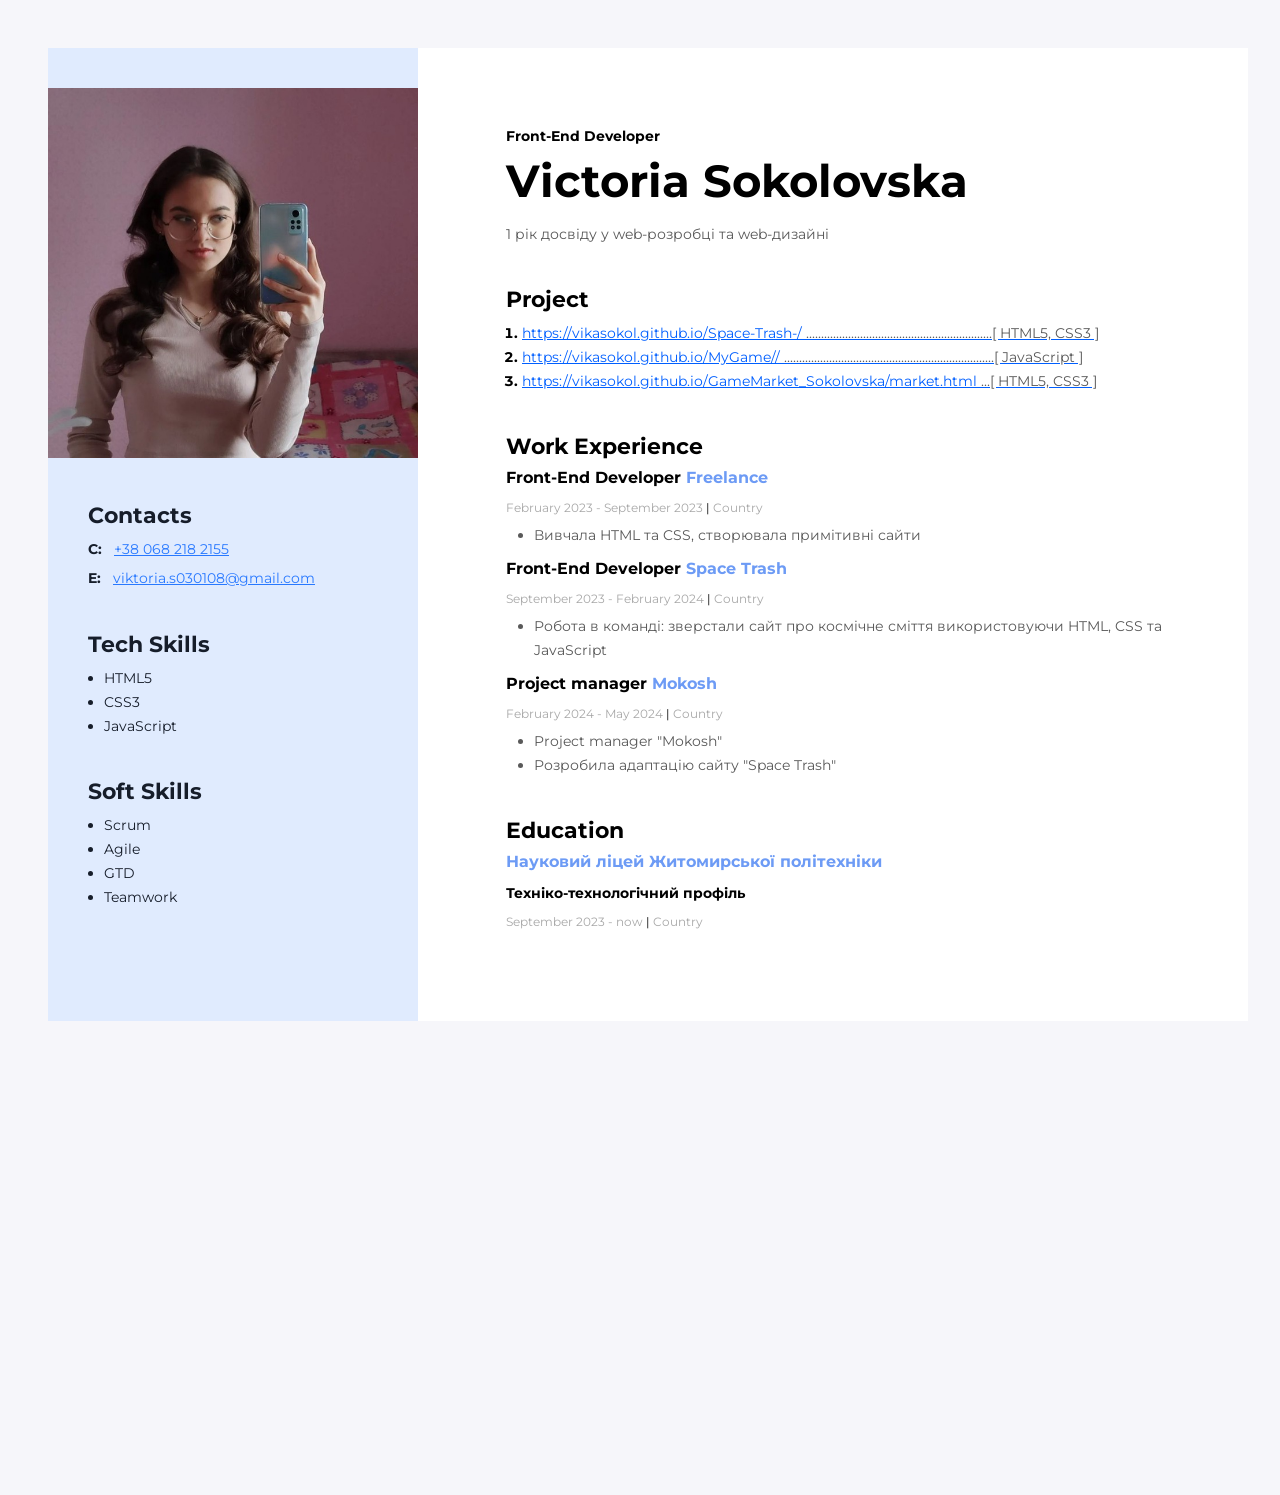
<file: index.html>
<!DOCTYPE html>
<html lang="en">
<head>
  <meta charset="UTF-8">
  <meta name="viewport" content="width=device-width, initial-scale=1.0">
  <title> My resume</title>

<link rel="preconnect" href="https://fonts.googleapis.com">
<link rel="preconnect" href="https://fonts.gstatic.com" crossorigin>
<link href="https://fonts.googleapis.com/css2?family=Montserrat:ital@0;1&display=swap" rel="stylesheet">

<link rel="preconnect" href="https://fonts.googleapis.com">
<link rel="preconnect" href="https://fonts.gstatic.com" crossorigin>
<link href="https://fonts.googleapis.com/css2?family=Montserrat:ital,wght@0,700;1,700&display=swap" rel="stylesheet">

<link rel="stylesheet" href="styles.css">

</head>

<body>
  <!-- Wrapper-->
   <div class="wrapper">

      <!--Main content-->
      <div class="main-content"> 

         <!--My info-->
         <div class="my-info">
          <h2 class="my-profession">Front-End Developer</h2>
          <h1 class="my-name"> Victoria Sokolovska</h1>
          <p class="my-descr"> 1 рік досвіду у web-розробці та web-дизайні </p>
         </div>

         <!--My project-->
         <div class="my-project-container">
            <h3 class="my-project-title">Project</h3>
            <ol class="my-project-list">
               <li class="my-project-item">
                  <a class="my-project-item-link" href="https://vikasokol.github.io/Space-Trash-/">https://vikasokol.github.io/Space-Trash-/
                     <span class="my-project-item-tech">..............................................................[ HTML5, CSS3 ]</span></a>
               </li>
               <li class="my-project-item">
                  <a class="my-project-item-link" href="https://vikasokol.github.io/MyGame/">https://vikasokol.github.io/MyGame//
                  <span  class="my-project-item-tech">......................................................................[ JavaScript ]</span></a>
               </li>
               <li class="my-project-item">
                  <a class="my-project-item-link" href="https://vikasokol.github.io/GameMarket_Sokolovska/market.html">https://vikasokol.github.io/GameMarket_Sokolovska/market.html
                  <span  class="my-project-item-tech">...[ HTML5, CSS3 ]</span></a>
               </li>
            </ol>
         </div>

         <!---Work experience-->
         <div class="work-experience">
            <h3 class="work-experience-title">Work Experience</h3>

            <!---Company 1-->
            <div class="work-experience-container">
               <h4 class="work-experience-company">Front-End Developer <span class="company-name">Freelance</span></h4>
               <p class="work-experience-period">February 2023 - September 2023  <span class="work-experience-period-separator">|</span>   Country</p>
               <ul class="work-experience-duties-list">
                  <li class="work-experience-duties-item"> Вивчала HTML та CSS, створювала примітивні сайти </li>
               </ul>
            </div>

            <!--Company 2-->
            <div class="work-experience-container">
               <h4 class="work-experience-company">Front-End Developer <span class="company-name">Space Trash</span></h4>
               <p class="work-experience-period">September 2023 - February 2024  <span class="work-experience-period-separator">| </span>   Country</p>
               <ul class="work-experience-duties-list">
                  <li class="work-experience-duties-item"> Робота в команді: зверстали сайт про космічне сміття використовуючи HTML, CSS та JavaScript </li>
               </ul>
            </div>

              <!--Company 3-->
              <div class="work-experience-container">
               <h4 class="work-experience-company"> Project manager <span class="company-name">Mokosh</span></h4>
               <p class="work-experience-period">February 2024 - May 2024 <span class="work-experience-period-separator">| </span>   Country</p>
               <ul class="work-experience-duties-list">
                  <li class="work-experience-duties-item">Project manager "Mokosh"</li>
                  <li class="work-experience-duties-item">Розробила адаптацію сайту "Space Trash"</li>
               </ul>
            </div>
         </div>

         <!--Education-->
         <div>
            <h3 class="work-experience-title">Education</h3>
            <p class="education-where">Науковий ліцей Житомирської політехніки</p>
            <h5 class="about-profile">Техніко-технологічний профіль</h5>
            <p class="education-period"> September 2023 - now <span class="work-experience-period-separator">| </span>   Country</p>
         </div>
      </div>

      <!--Sidebar-->
      <aside class="sidebar">
         <img src="img/my-photo.jpg" alt="my photo" width="370">

         <div class="sidebar-content">
         <!--Contacts-->
         <div class="contacts-container">
            <h3 class="contacts-title">Contacts</h3>
            <p class="contacts-item"><span class="contacys-type">C:</span> <a class="contacts-link" href="tel:+380682182155"> +38 068 218 2155</a></p>
            <p class="contacts-item"><span class="contacys-type">E:</span> <a class="contacts-link" href="malto:viktoria.s030108@gmail.com"> viktoria.s030108@gmail.com</a></p>
         </div>

         <!--Tech Skills-->
         <div class="skills-container">
         <h3 class="skills-title"> Tech Skills</h3>
         <ul class="skills-list">
            <li class="skills-list-item">HTML5</li>
            <li class="skills-list-item">CSS3</li>
            <li class="skills-list-item">JavaScript</li>
         </ul>
         </div>

         <!--Soft Skills-->
         <div class="skills-container">
         <h3 class="skills-title">Soft Skills</h3>
         <ul class="skills-list">
            <li class="skills-list-item">Scrum</li>
            <li class="skills-list-item">Agile</li>
            <li class="skills-list-item">GTD</li>
            <li class="skills-list-item">Teamwork</li>
         </ul>
         </div>
         </div>
      </aside>
   </div>
</body>
</html>
</file>
<file: styles.css>
body{
  background: #f6f6fa;
  padding: 40px 40px 40px 40px;
  width: 1200px;
  height: 1399px;
  font-family: "Montserrat", sans-serif;
  display: flex;
  flex-direction: column;
  align-content: center;
}
.wrapper{
  background: #ffffff;
  display: flex;
  flex-direction: row-reverse;
  justify-content: flex-end;
  width: 1200px;
}

/*Main content*/
.main-content{
  padding-left: 88px;
  padding-top: 80px;
  padding-bottom: 80px;
  padding-right: 40px;
  box-sizing: border-box;
}

/* Sidebar */

.sidebar{
background: #e0ebfe;
padding-top: 40px;
padding-bottom: 40px;
box-sizing: border-box;
width: 370px;
}

.sidebar-content{
  padding-left: 40px;
  padding-top: 40px;
  padding-right: 40px;
  box-sizing: border-box;
}

.contacts-title{
color: #161D2A;
font-size: 22px;
font-weight: 700;
line-height: normal;
margin-top: 0;
margin-bottom: 8px;
}
.contacys-type{
font-weight: 700;
font-size: 14px;
line-height: 171%;
color: #161d2a;
margin-right: 8px;
}
.contacts-link{
font-weight: 400;
font-size: 14px;
line-height: 24px;
text-decoration: underline;
color: #2979ff;
}
.contacts-item{
  margin-top: 0;
  margin-bottom: 4px;
}
.contacts-container{
  margin-bottom: 40px;
}

.skills-container{
  margin-bottom: 40px;
}

.skills-title{
font-weight: 700;
font-size: 22px;
color: #161d2a;
line-height: normal;
margin-top: 0;
margin-bottom: 8px;
}
.skills-list{
  padding-left: 16px;
}
.skills-list-item{
  font-weight: 400;
  font-size: 14px;
  line-height: 24px;
  color: #161d2a;
}

.my-profession{
font-weight: 700;
font-size: 14px;
line-height: 17px;
color: #000;
margin-top: 0;
margin-bottom: 8px;
}
.my-name{
font-weight: 700;
font-size: 45px;
line-height: 55px;
margin-top: 0;
margin-bottom: 12px;
color: #000;
}
.my-descr{
font-weight: 400;
font-size: 14px;
line-height: 24px;
color: #595959;
}
.my-info{
  margin-bottom: 40px;
}
.my-project-title{
font-weight: 700;
font-size: 22px; 
line-height: 27px;
margin-top: 0;
margin-bottom: 8px;
color: #000;
}

.my-project-item{
font-weight: 700;
font-size: 14px;
line-height: 24px;
color: #000;
}

.my-project-list{
  padding-left: 16px;
}
.my-project-item-link{
font-weight: 400;
font-size: 14px;
line-height: 24px;
text-decoration: underline;
color: #005fff;
}

.my-project-item-tech{
font-weight: 400;
font-size: 14px;
line-height: 24px;
color: #595959;
}
.my-project-container{
  margin-bottom: 40px;
}

.work-experience-title{
font-weight: 700;
font-size: 22px;
line-height: 27px;
color: #000;
margin-top: 0;
margin-bottom: 8px;
}
.work-experience-company{
font-weight: 700;
font-size: 16px;
line-height: 20px;
color: #000;
margin-top: 0;
margin-bottom: 12px;
}
.company-name{
  color: #6d9bf5;
}

.work-experience-period{
font-weight: 400;
font-size: 12px;
line-height: 15px;
color: #a8a8a8;
margin-bottom: 8px;
}
.work-experience-period-separator{
  color: #000;
}
.work-experience-duties-list{
  padding-left: 16px;
  margin-left: 12px;
}
.work-experience-duties-item{
  font-weight: 400;
  font-size: 14px;
  line-height: 24px;
  color: #595959;
}
ul, ol {
  margin-top: 0;
  margin-bottom: 0;
}
.work-experience-container{
  margin-bottom: 12px;
}
.education-where{
  font-weight: 700;
  font-size: 16px;
  line-height: 20px;
  color: #6d9bf5;
  margin-top: 0;
  margin-bottom: 0;
}

.about-profile{
font-weight: 700;
font-size: 14px;
color: #000;
margin-top: 12px;
margin-bottom: 0;
}
.education-period{
font-weight: 400;
font-size: 12px;
line-height: 15px;
color: #a8a8a8;;
margin-top: 12px;
}
.work-experience{
  margin-bottom: 40px;
}
</file>
